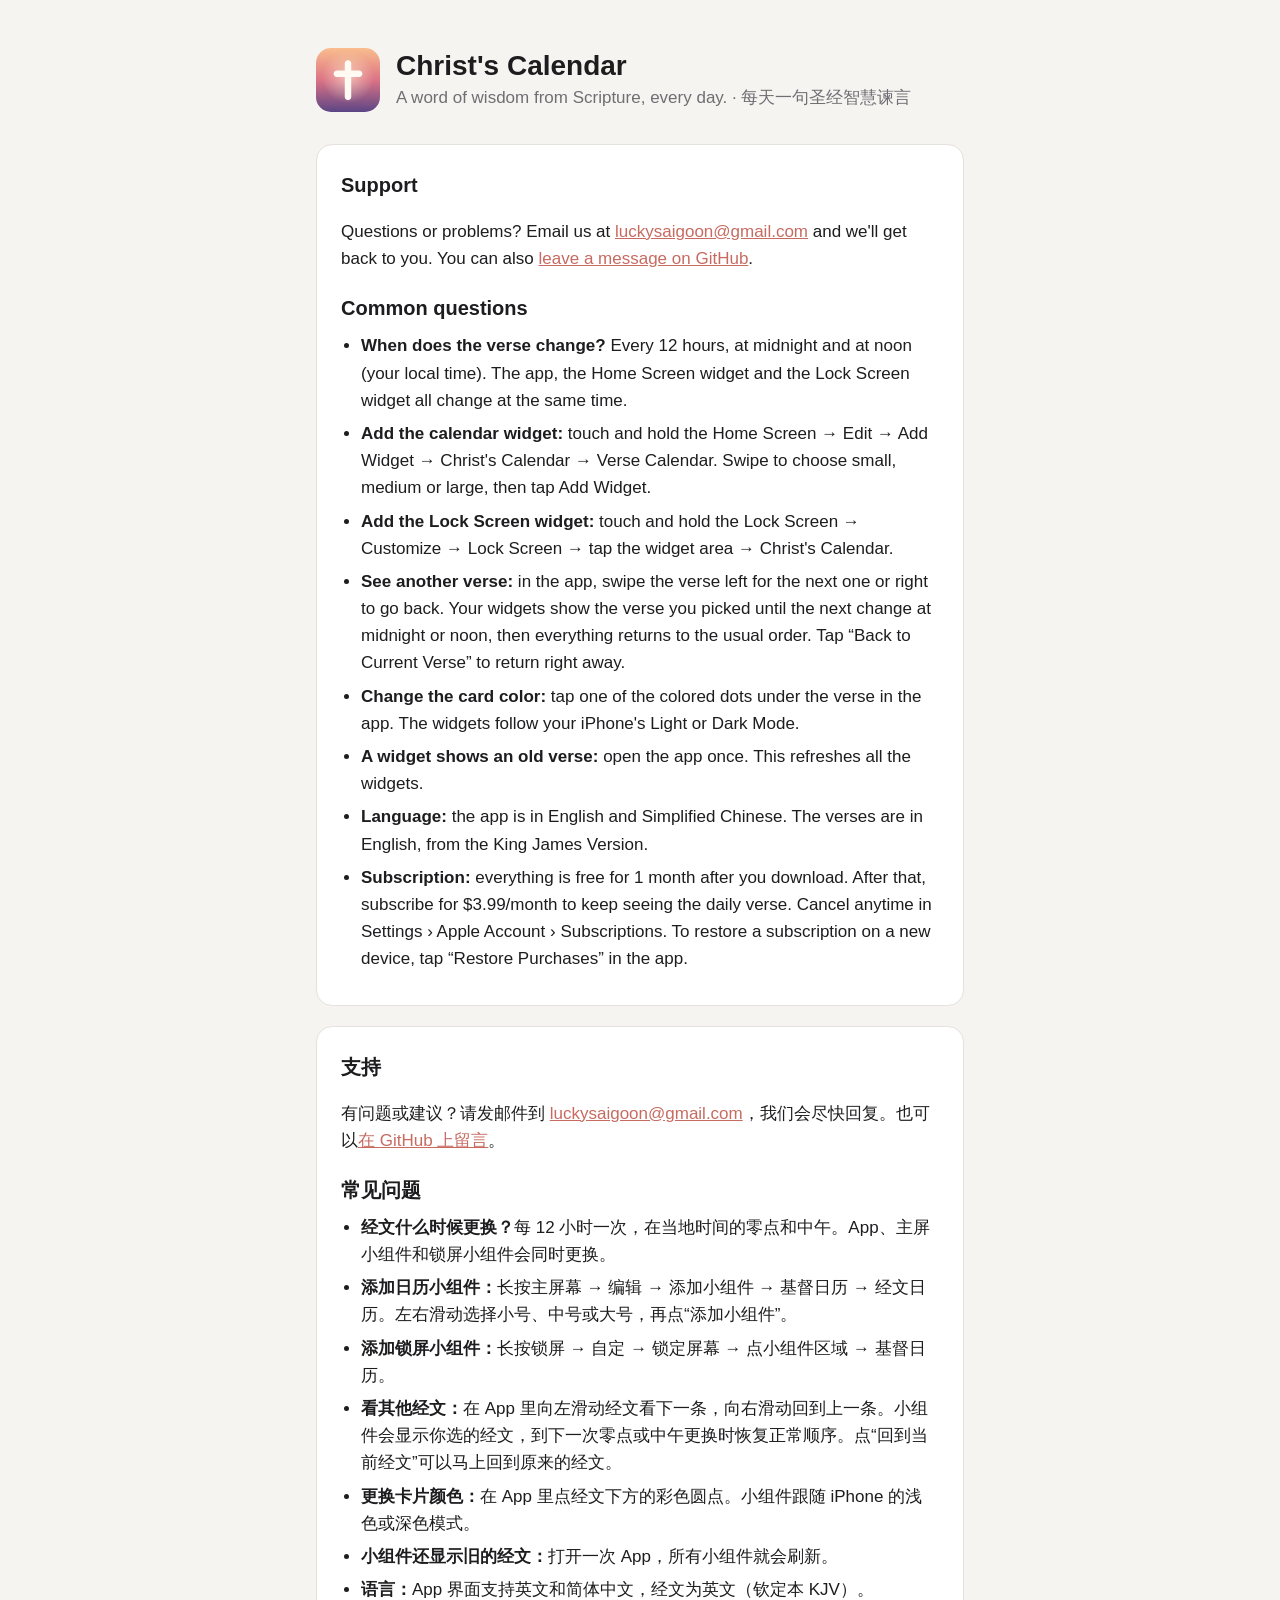
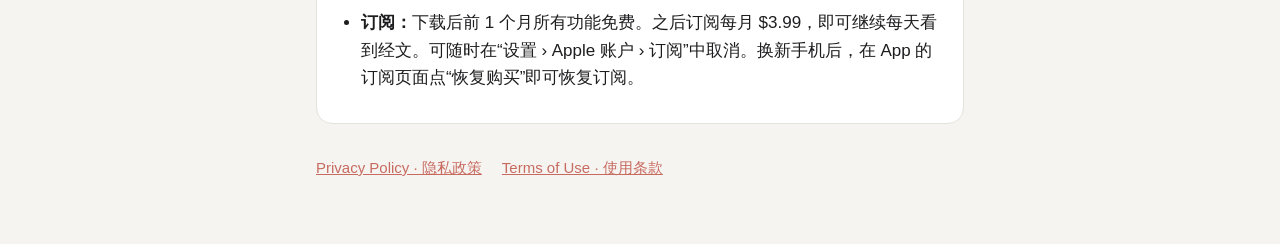
<file: index.html>
<!doctype html>
<html lang="en">
<head>
<meta charset="utf-8">
<meta name="viewport" content="width=device-width, initial-scale=1">
<title>Christ's Calendar Support</title>
<link rel="stylesheet" href="style.css">
</head>
<body>
<main>
  <header>
    <img src="icon.png" alt="">
    <div>
      <h1>Christ's Calendar</h1>
      <p>A word of wisdom from Scripture, every day. · 每天一句圣经智慧谏言</p>
    </div>
  </header>

  <section>
    <h2>Support</h2>
    <p>Questions or problems? Email us at <a href="mailto:luckysaigoon@gmail.com">luckysaigoon@gmail.com</a> and we'll get back to you. You can also <a href="https://github.com/luckysaigoon/christs-calendar/issues/new">leave a message on GitHub</a>.</p>
    <h2 style="margin-top:20px">Common questions</h2>
    <ul>
      <li><strong>When does the verse change?</strong> Every 12 hours, at midnight and at noon (your local time). The app, the Home Screen widget and the Lock Screen widget all change at the same time.</li>
      <li><strong>Add the calendar widget:</strong> touch and hold the Home Screen → Edit → Add Widget → Christ's Calendar → Verse Calendar. Swipe to choose small, medium or large, then tap Add Widget.</li>
      <li><strong>Add the Lock Screen widget:</strong> touch and hold the Lock Screen → Customize → Lock Screen → tap the widget area → Christ's Calendar.</li>
      <li><strong>See another verse:</strong> in the app, swipe the verse left for the next one or right to go back. Your widgets show the verse you picked until the next change at midnight or noon, then everything returns to the usual order. Tap “Back to Current Verse” to return right away.</li>
      <li><strong>Change the card color:</strong> tap one of the colored dots under the verse in the app. The widgets follow your iPhone's Light or Dark Mode.</li>
      <li><strong>A widget shows an old verse:</strong> open the app once. This refreshes all the widgets.</li>
      <li><strong>Language:</strong> the app is in English and Simplified Chinese. The verses are in English, from the King James Version.</li>
      <li><strong>Subscription:</strong> everything is free for 1 month after you download. After that, subscribe for $3.99/month to keep seeing the daily verse. Cancel anytime in Settings › Apple Account › Subscriptions. To restore a subscription on a new device, tap “Restore Purchases” in the app.</li>
    </ul>
  </section>

  <section lang="zh-Hans">
    <h2>支持</h2>
    <p>有问题或建议？请发邮件到 <a href="mailto:luckysaigoon@gmail.com">luckysaigoon@gmail.com</a>，我们会尽快回复。也可以<a href="https://github.com/luckysaigoon/christs-calendar/issues/new">在 GitHub 上留言</a>。</p>
    <h2 style="margin-top:20px">常见问题</h2>
    <ul>
      <li><strong>经文什么时候更换？</strong>每 12 小时一次，在当地时间的零点和中午。App、主屏小组件和锁屏小组件会同时更换。</li>
      <li><strong>添加日历小组件：</strong>长按主屏幕 → 编辑 → 添加小组件 → 基督日历 → 经文日历。左右滑动选择小号、中号或大号，再点“添加小组件”。</li>
      <li><strong>添加锁屏小组件：</strong>长按锁屏 → 自定 → 锁定屏幕 → 点小组件区域 → 基督日历。</li>
      <li><strong>看其他经文：</strong>在 App 里向左滑动经文看下一条，向右滑动回到上一条。小组件会显示你选的经文，到下一次零点或中午更换时恢复正常顺序。点“回到当前经文”可以马上回到原来的经文。</li>
      <li><strong>更换卡片颜色：</strong>在 App 里点经文下方的彩色圆点。小组件跟随 iPhone 的浅色或深色模式。</li>
      <li><strong>小组件还显示旧的经文：</strong>打开一次 App，所有小组件就会刷新。</li>
      <li><strong>语言：</strong>App 界面支持英文和简体中文，经文为英文（钦定本 KJV）。</li>
      <li><strong>订阅：</strong>下载后前 1 个月所有功能免费。之后订阅每月 $3.99，即可继续每天看到经文。可随时在“设置 › Apple 账户 › 订阅”中取消。换新手机后，在 App 的订阅页面点“恢复购买”即可恢复订阅。</li>
    </ul>
  </section>

  <nav>
    <a href="privacy.html">Privacy Policy · 隐私政策</a>
    <a href="https://www.apple.com/legal/internet-services/itunes/dev/stdeula/">Terms of Use · 使用条款</a>
  </nav>
</main>
</body>
</html>
</file>
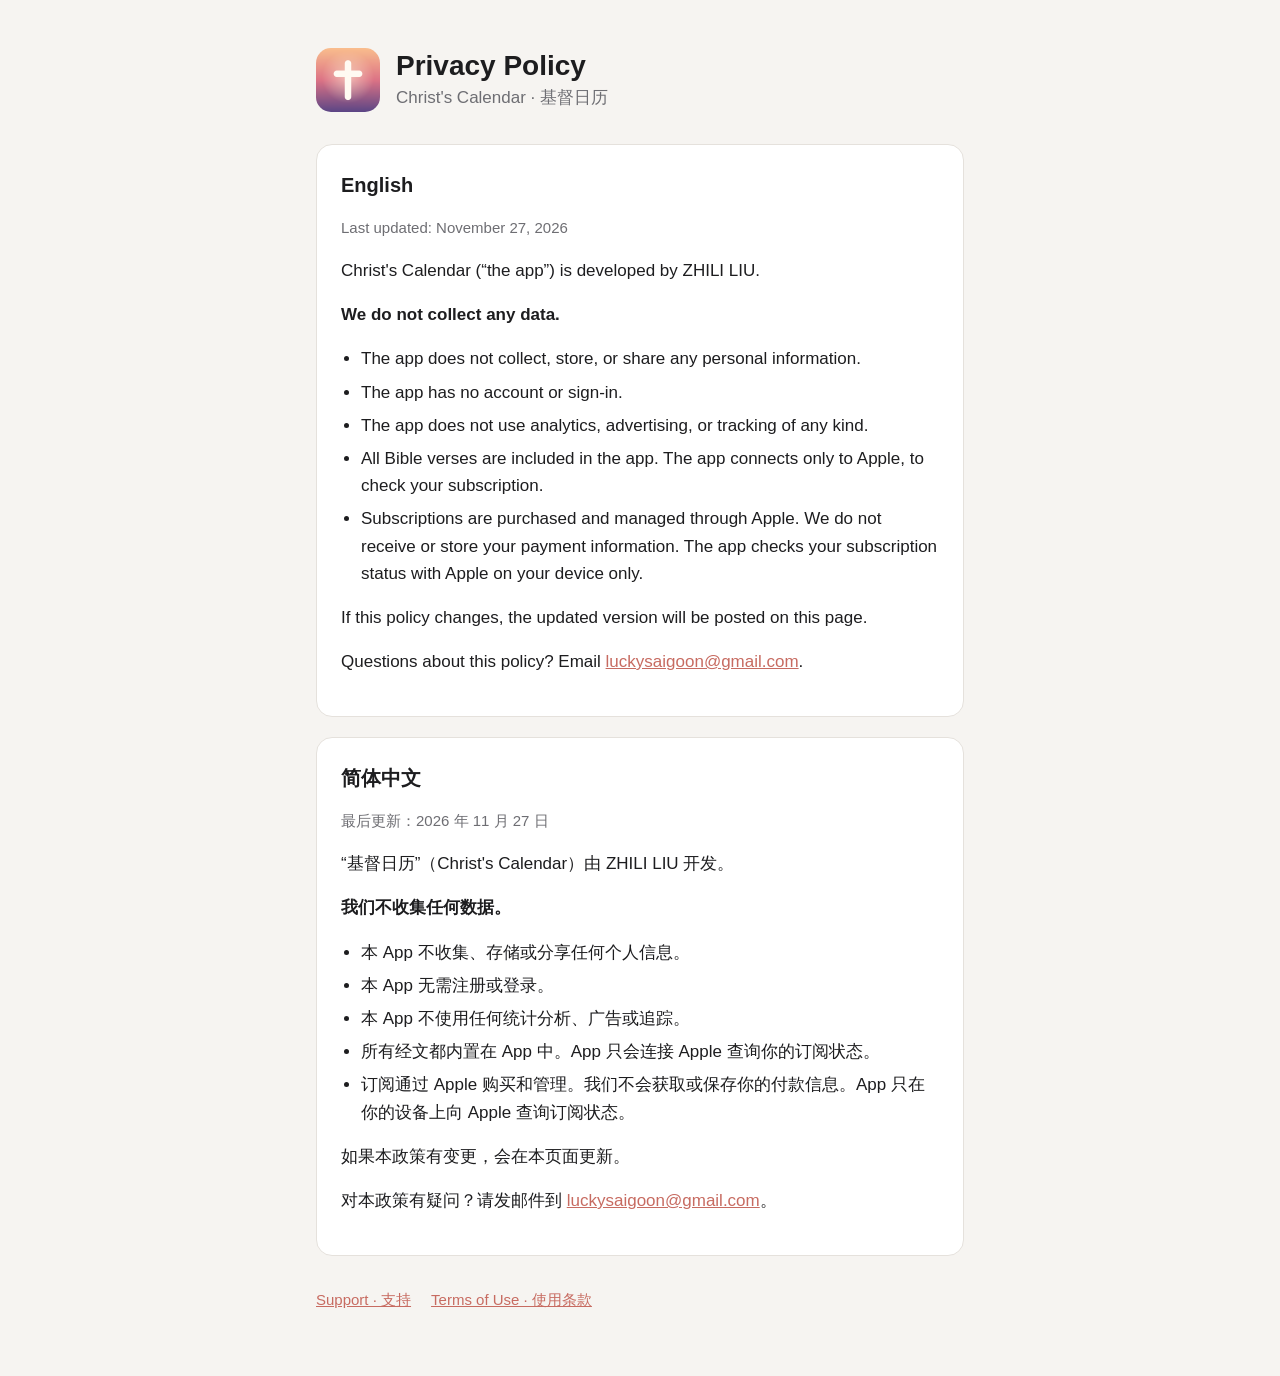
<file: privacy.html>
<!doctype html>
<html lang="en">
<head>
<meta charset="utf-8">
<meta name="viewport" content="width=device-width, initial-scale=1">
<title>Privacy Policy · Christ's Calendar</title>
<link rel="stylesheet" href="style.css">
</head>
<body>
<main>
  <header>
    <img src="icon.png" alt="">
    <div>
      <h1>Privacy Policy</h1>
      <p>Christ's Calendar · 基督日历</p>
    </div>
  </header>

  <section>
    <h2>English</h2>
    <p class="muted">Last updated: November 27, 2026</p>
    <p>Christ's Calendar (“the app”) is developed by ZHILI LIU.</p>
    <p><strong>We do not collect any data.</strong></p>
    <ul>
      <li>The app does not collect, store, or share any personal information.</li>
      <li>The app has no account or sign-in.</li>
      <li>The app does not use analytics, advertising, or tracking of any kind.</li>
      <li>All Bible verses are included in the app. The app connects only to Apple, to check your subscription.</li>
      <li>Subscriptions are purchased and managed through Apple. We do not receive or store your payment information. The app checks your subscription status with Apple on your device only.</li>
    </ul>
    <p>If this policy changes, the updated version will be posted on this page.</p>
    <p>Questions about this policy? Email <a href="mailto:luckysaigoon@gmail.com">luckysaigoon@gmail.com</a>.</p>
  </section>

  <section lang="zh-Hans">
    <h2>简体中文</h2>
    <p class="muted">最后更新：2026 年 11 月 27 日</p>
    <p>“基督日历”（Christ's Calendar）由 ZHILI LIU 开发。</p>
    <p><strong>我们不收集任何数据。</strong></p>
    <ul>
      <li>本 App 不收集、存储或分享任何个人信息。</li>
      <li>本 App 无需注册或登录。</li>
      <li>本 App 不使用任何统计分析、广告或追踪。</li>
      <li>所有经文都内置在 App 中。App 只会连接 Apple 查询你的订阅状态。</li>
      <li>订阅通过 Apple 购买和管理。我们不会获取或保存你的付款信息。App 只在你的设备上向 Apple 查询订阅状态。</li>
    </ul>
    <p>如果本政策有变更，会在本页面更新。</p>
    <p>对本政策有疑问？请发邮件到 <a href="mailto:luckysaigoon@gmail.com">luckysaigoon@gmail.com</a>。</p>
  </section>

  <nav>
    <a href="./">Support · 支持</a>
    <a href="https://www.apple.com/legal/internet-services/itunes/dev/stdeula/">Terms of Use · 使用条款</a>
  </nav>
</main>
</body>
</html>
</file>
<file: style.css>
:root {
  --bg: #f6f4f1;
  --card: #ffffff;
  --text: #1d1d1f;
  --muted: #6e6e73;
  --accent: #c76b61;
  --line: #e5e1dc;
}
@media (prefers-color-scheme: dark) {
  :root {
    --bg: #111113;
    --card: #1c1c1e;
    --text: #f5f5f7;
    --muted: #a1a1a6;
    --accent: #e08a80;
    --line: #2c2c2e;
  }
}
* { box-sizing: border-box; }
body {
  margin: 0;
  background: var(--bg);
  color: var(--text);
  font: 17px/1.6 -apple-system, BlinkMacSystemFont, "Helvetica Neue", "PingFang SC", sans-serif;
}
main { max-width: 680px; margin: 0 auto; padding: 48px 16px 64px; }
header { display: flex; align-items: center; gap: 16px; margin-bottom: 32px; }
header img { width: 64px; height: 64px; border-radius: 15px; }
header h1 { margin: 0; font-size: 28px; line-height: 1.2; }
header p { margin: 2px 0 0; color: var(--muted); }
section {
  background: var(--card);
  border: 1px solid var(--line);
  border-radius: 16px;
  padding: 24px;
  margin-bottom: 20px;
}
h2 { margin: 0 0 8px; font-size: 20px; }
ul { padding-left: 20px; margin: 8px 0; }
li { margin: 6px 0; }
a { color: var(--accent); }
.muted { color: var(--muted); font-size: 15px; }
nav { display: flex; gap: 20px; margin-top: 32px; font-size: 15px; }
</file>
